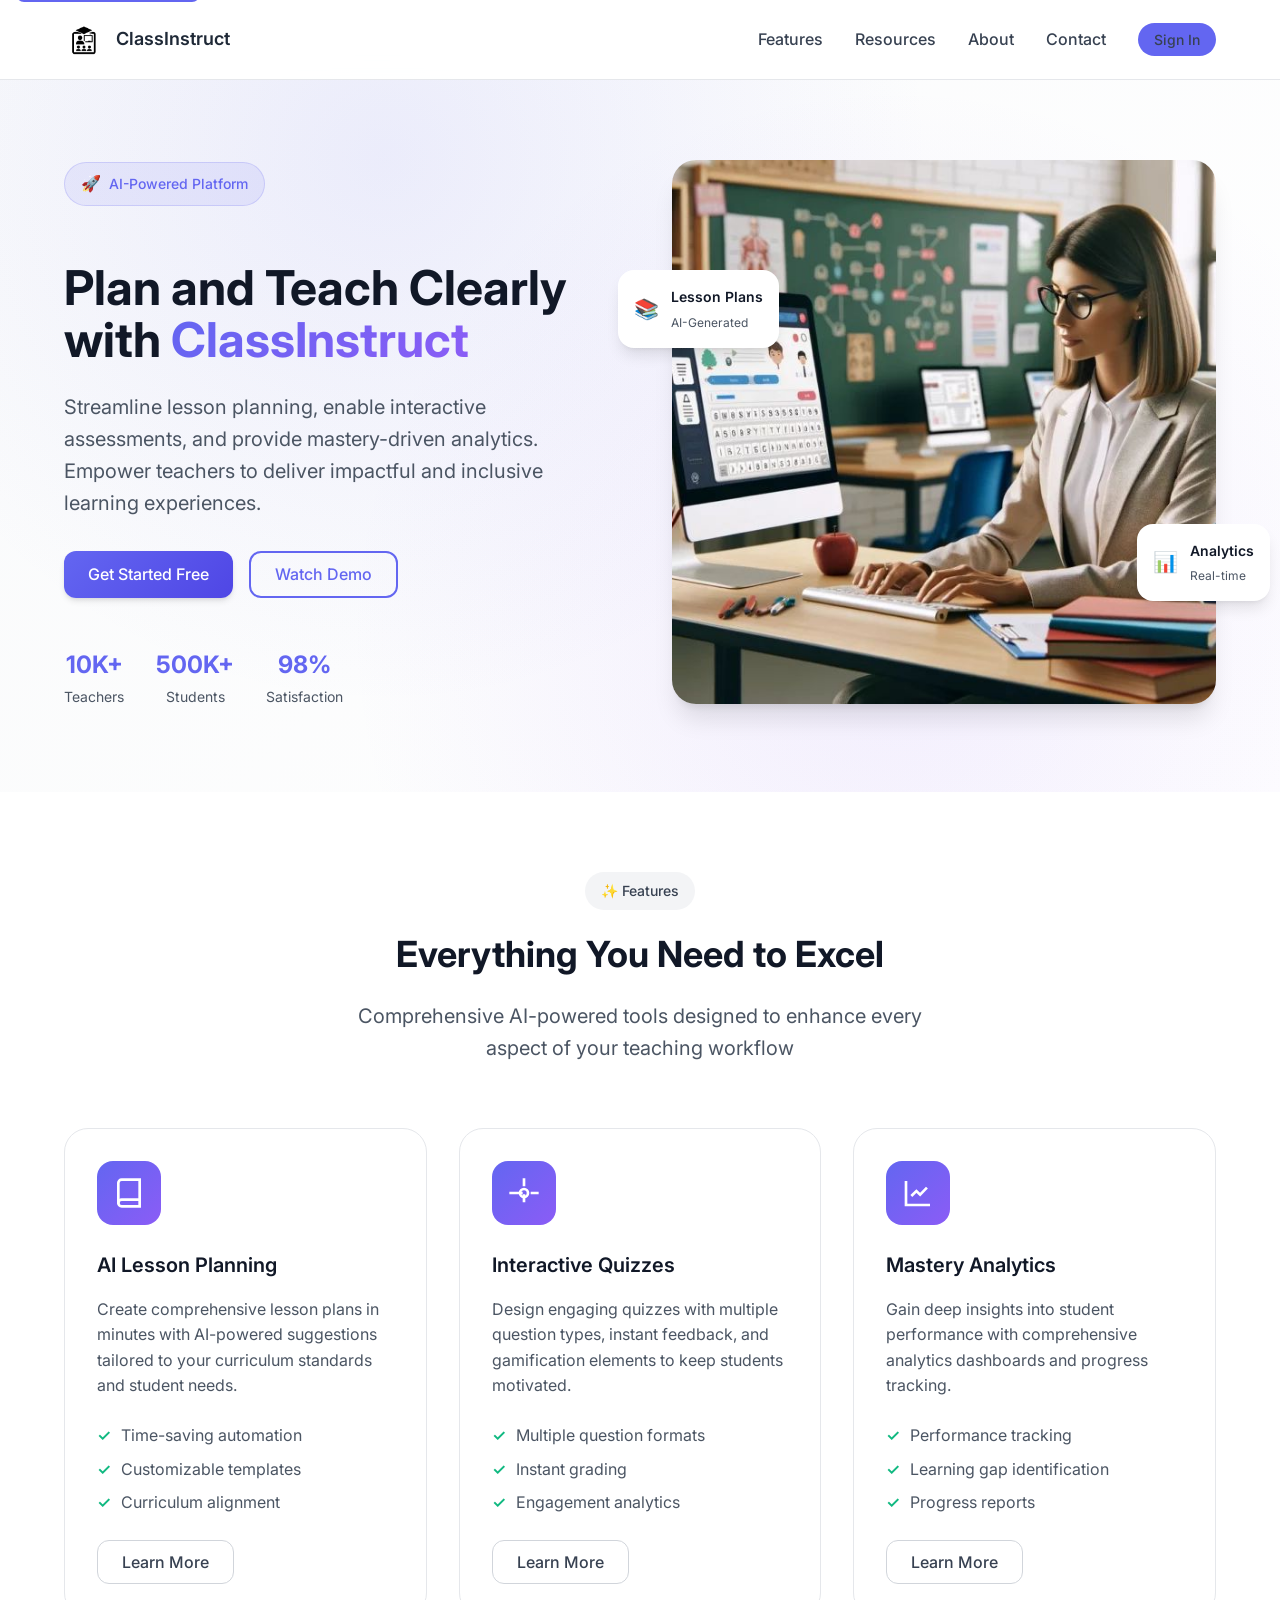
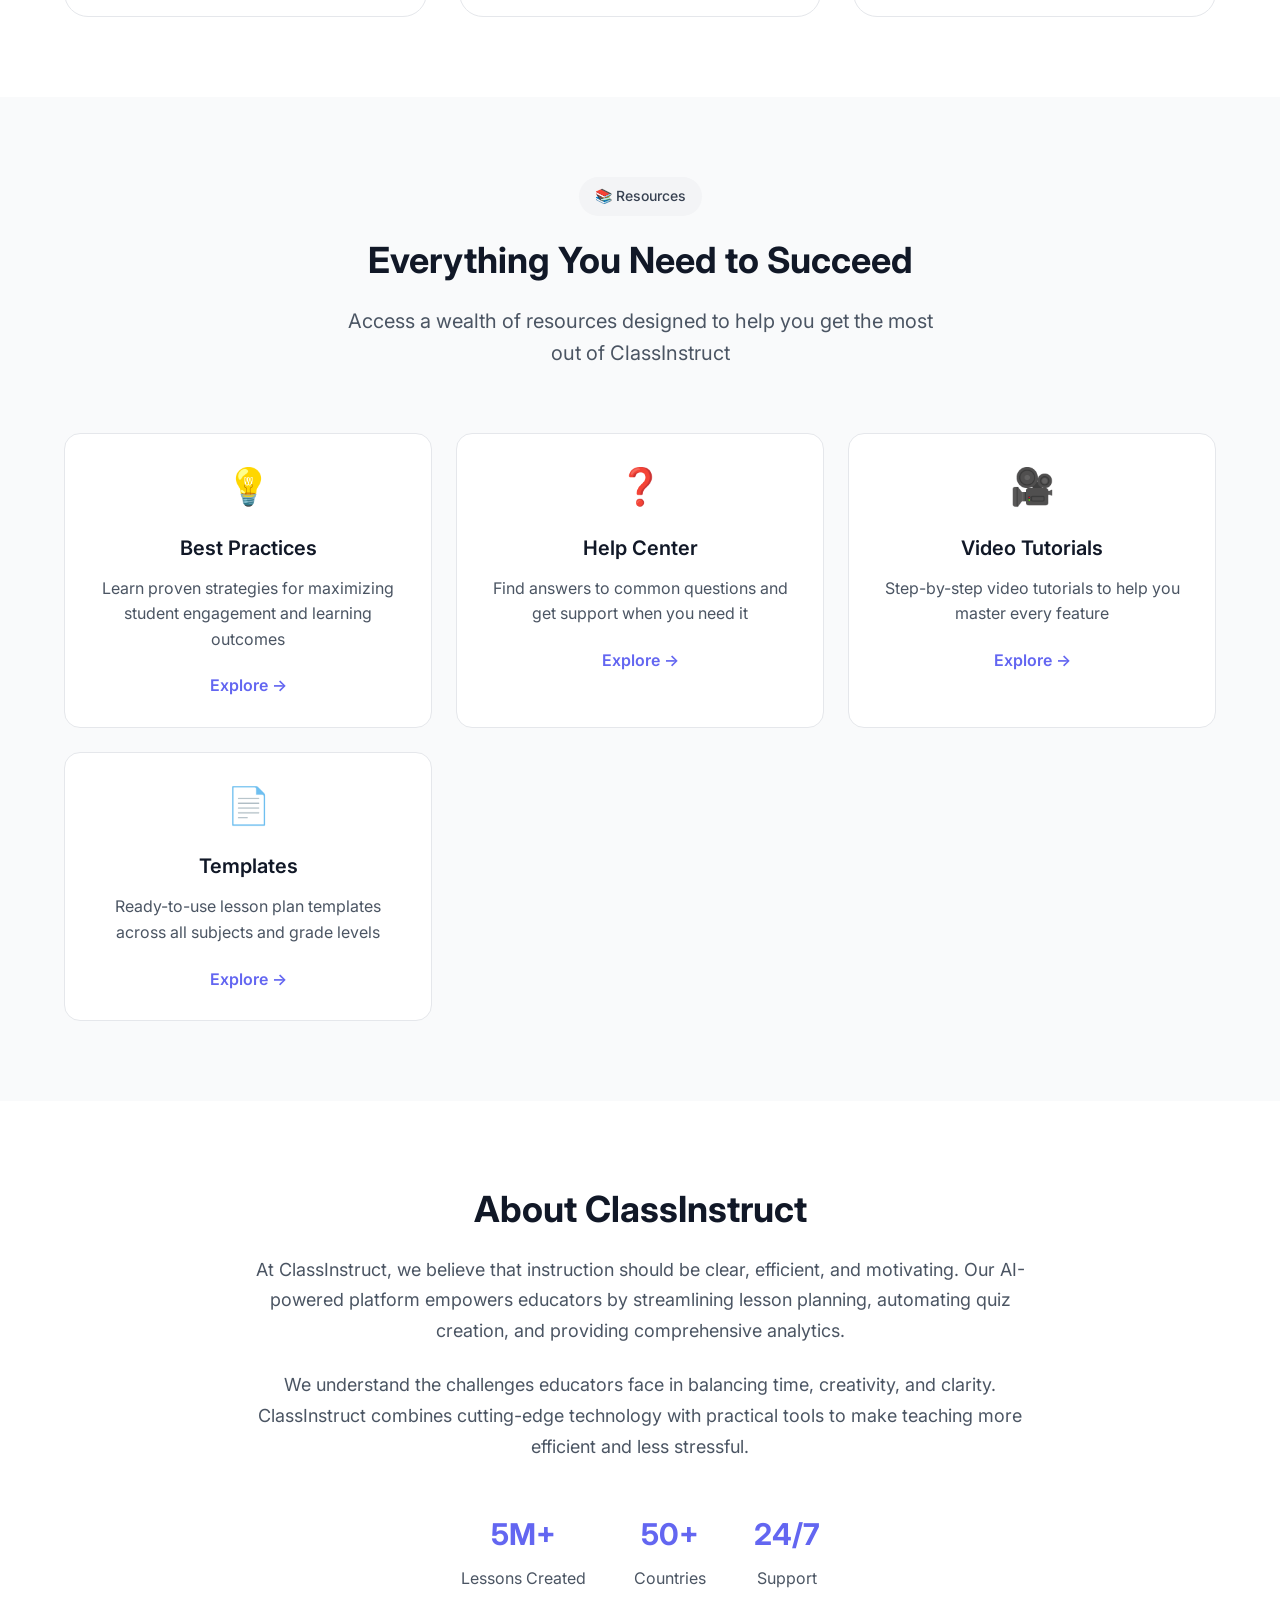
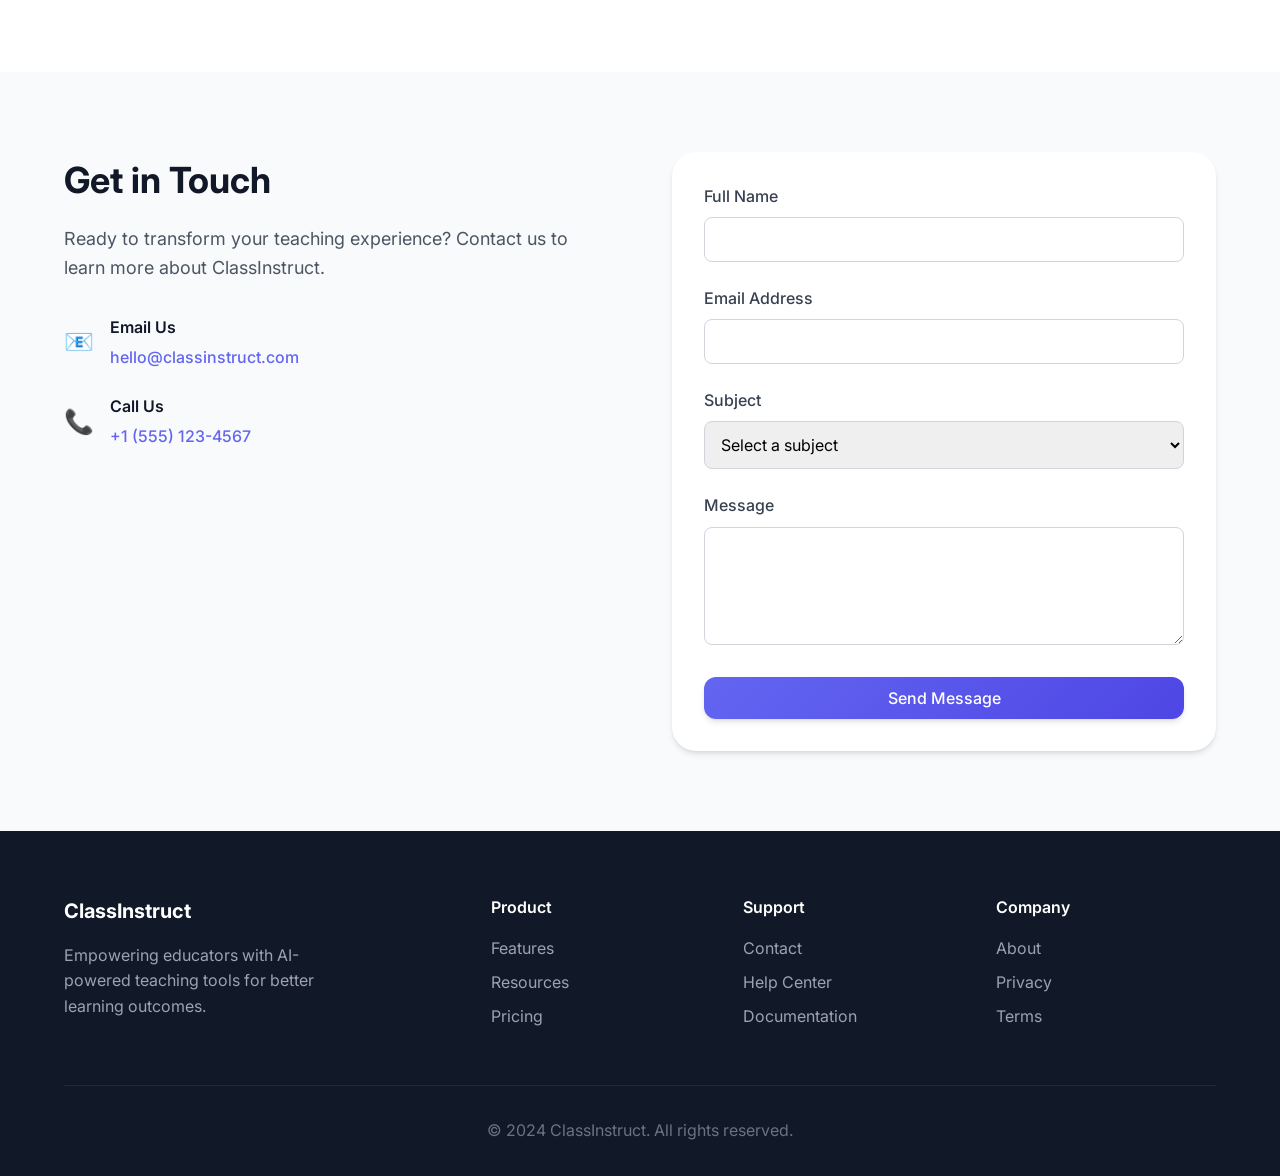
<file: homepage/index.html>
<!DOCTYPE html>
<html lang="en">
<head>
    <meta charset="UTF-8">
    <meta name="viewport" content="width=device-width, initial-scale=1.0">
    <title>ClassInstruct - AI-Powered Teaching Platform</title>
    <link rel="stylesheet" href="globals.css">
    <link rel="stylesheet" href="style.css">
    <link href="https://fonts.googleapis.com/css2?family=Inter:wght@300;400;500;600;700&display=swap" rel="stylesheet">
    <link rel="preconnect" href="https://fonts.googleapis.com">
    <link rel="preconnect" href="https://fonts.gstatic.com" crossorigin>
</head>
<body>
    <!-- Skip to main content for accessibility -->
    <a href="#main-content" class="skip-link">Skip to main content</a>
    
    <!-- Header -->
    <header class="header" role="banner">
        <nav class="nav-container" role="navigation" aria-label="Main navigation">
            <div class="nav-brand">
                <img src="../image/logo.png" alt="ClassInstruct Logo" class="logo-image">
                <h1 class="logo">ClassInstruct</h1>
            </div>
            
            <button class="nav-toggle" aria-label="Toggle navigation menu" aria-expanded="false">
                <span class="hamburger-line"></span>
                <span class="hamburger-line"></span>
                <span class="hamburger-line"></span>
            </button>
            
            <ul class="nav-menu" role="menubar">
                <li role="none"><a href="#features" class="nav-link" role="menuitem">Features</a></li>
                <li role="none"><a href="#resources" class="nav-link" role="menuitem">Resources</a></li>
                <li role="none"><a href="#about" class="nav-link" role="menuitem">About</a></li>
                <li role="none"><a href="#contact" class="nav-link" role="menuitem">Contact</a></li>
                <li role="none"><a href="#" class="nav-link btn-nav" role="menuitem">Sign In</a></li>
            </ul>
        </nav>
    </header>

    <!-- Main Content -->
    <main id="main-content">
        <!-- Hero Section -->
        <section class="hero" aria-labelledby="hero-title">
            <div class="hero-container">
                <div class="hero-content">
                    <div class="hero-badge" aria-label="Platform feature">
                        <span class="badge-icon">🚀</span>
                        AI-Powered Platform
                    </div>
                    <h1 id="hero-title" class="hero-title">
                        Plan and Teach Clearly with 
                        <span class="gradient-text">ClassInstruct</span>
                    </h1>
                    <p class="hero-description">
                        Streamline lesson planning, enable interactive assessments, and provide mastery-driven analytics. 
                        Empower teachers to deliver impactful and inclusive learning experiences.
                    </p>
                    <div class="hero-actions">
                        <button class="btn btn-primary">Get Started Free</button>
                        <button class="btn btn-secondary">Watch Demo</button>
                    </div>
                    <div class="hero-stats">
                        <div class="stat-item">
                            <span class="stat-number">10K+</span>
                            <span class="stat-label">Teachers</span>
                        </div>
                        <div class="stat-item">
                            <span class="stat-number">500K+</span>
                            <span class="stat-label">Students</span>
                        </div>
                        <div class="stat-item">
                            <span class="stat-number">98%</span>
                            <span class="stat-label">Satisfaction</span>
                        </div>
                    </div>
                </div>
                <div class="hero-visual">
                    <div class="hero-image-container">
                        <img src="../image/home.png" alt="ClassInstruct platform dashboard showing lesson planning interface" class="hero-image">
                        <div class="floating-card card-1">
                            <div class="card-icon">📚</div>
                            <div class="card-content">
                                <h4>Lesson Plans</h4>
                                <p>AI-Generated</p>
                            </div>
                        </div>
                        <div class="floating-card card-2">
                            <div class="card-icon">📊</div>
                            <div class="card-content">
                                <h4>Analytics</h4>
                                <p>Real-time</p>
                            </div>
                        </div>
                    </div>
                </div>
            </div>
        </section>

        <!-- Features Section -->
        <section id="features" class="features" aria-labelledby="features-title">
            <div class="container">
                <div class="section-header">
                    <div class="section-badge">✨ Features</div>
                    <h2 id="features-title" class="section-title">Everything You Need to Excel</h2>
                    <p class="section-description">
                        Comprehensive AI-powered tools designed to enhance every aspect of your teaching workflow
                    </p>
                </div>

                <div class="features-grid">
                    <article class="feature-card" tabindex="0">
                        <div class="feature-icon">
                            <svg width="32" height="32" viewBox="0 0 24 24" fill="none" xmlns="http://www.w3.org/2000/svg">
                                <path d="M4 19.5A2.5 2.5 0 0 1 6.5 17H20" stroke="currentColor" stroke-width="2" stroke-linecap="round" stroke-linejoin="round"/>
                                <path d="M6.5 2H20v20H6.5A2.5 2.5 0 0 1 4 19.5v-15A2.5 2.5 0 0 1 6.5 2z" stroke="currentColor" stroke-width="2"/>
                            </svg>
                        </div>
                        <div class="feature-content">
                            <h3>AI Lesson Planning</h3>
                            <p>Create comprehensive lesson plans in minutes with AI-powered suggestions tailored to your curriculum standards and student needs.</p>
                            <ul class="feature-list">
                                <li>Time-saving automation</li>
                                <li>Customizable templates</li>
                                <li>Curriculum alignment</li>
                            </ul>
                            <button class="btn btn-outline">Learn More</button>
                        </div>
                    </article>

                    <article class="feature-card" tabindex="0">
                        <div class="feature-icon">
                            <svg width="32" height="32" viewBox="0 0 24 24" fill="none" xmlns="http://www.w3.org/2000/svg">
                                <circle cx="12" cy="12" r="3" stroke="currentColor" stroke-width="2"/>
                                <path d="M12 1v6m0 6v6m11-7h-6m-6 0H1" stroke="currentColor" stroke-width="2"/>
                            </svg>
                        </div>
                        <div class="feature-content">
                            <h3>Interactive Quizzes</h3>
                            <p>Design engaging quizzes with multiple question types, instant feedback, and gamification elements to keep students motivated.</p>
                            <ul class="feature-list">
                                <li>Multiple question formats</li>
                                <li>Instant grading</li>
                                <li>Engagement analytics</li>
                            </ul>
                            <button class="btn btn-outline">Learn More</button>
                        </div>
                    </article>

                    <article class="feature-card" tabindex="0">
                        <div class="feature-icon">
                            <svg width="32" height="32" viewBox="0 0 24 24" fill="none" xmlns="http://www.w3.org/2000/svg">
                                <path d="M3 3v18h18" stroke="currentColor" stroke-width="2"/>
                                <path d="M18.7 8l-5.1 5.2-2.8-2.7L7 14.3" stroke="currentColor" stroke-width="2"/>
                            </svg>
                        </div>
                        <div class="feature-content">
                            <h3>Mastery Analytics</h3>
                            <p>Gain deep insights into student performance with comprehensive analytics dashboards and progress tracking.</p>
                            <ul class="feature-list">
                                <li>Performance tracking</li>
                                <li>Learning gap identification</li>
                                <li>Progress reports</li>
                            </ul>
                            <button class="btn btn-outline">Learn More</button>
                        </div>
                    </article>
                </div>
            </div>
        </section>

        <!-- Resources Section -->
        <section id="resources" class="resources" aria-labelledby="resources-title">
            <div class="container">
                <div class="section-header">
                    <div class="section-badge">📚 Resources</div>
                    <h2 id="resources-title" class="section-title">Everything You Need to Succeed</h2>
                    <p class="section-description">
                        Access a wealth of resources designed to help you get the most out of ClassInstruct
                    </p>
                </div>

                <div class="resources-grid">
                    <article class="resource-card">
                        <div class="resource-icon">💡</div>
                        <h3>Best Practices</h3>
                        <p>Learn proven strategies for maximizing student engagement and learning outcomes</p>
                        <button class="btn btn-text">Explore →</button>
                    </article>

                    <article class="resource-card">
                        <div class="resource-icon">❓</div>
                        <h3>Help Center</h3>
                        <p>Find answers to common questions and get support when you need it</p>
                        <button class="btn btn-text">Explore →</button>
                    </article>

                    <article class="resource-card">
                        <div class="resource-icon">🎥</div>
                        <h3>Video Tutorials</h3>
                        <p>Step-by-step video tutorials to help you master every feature</p>
                        <button class="btn btn-text">Explore →</button>
                    </article>

                    <article class="resource-card">
                        <div class="resource-icon">📄</div>
                        <h3>Templates</h3>
                        <p>Ready-to-use lesson plan templates across all subjects and grade levels</p>
                        <button class="btn btn-text">Explore →</button>
                    </article>
                </div>
            </div>
        </section>

        <!-- About Section -->
        <section id="about" class="about" aria-labelledby="about-title">
            <div class="container">
                <div class="about-content">
                    <div class="about-text">
                        <h2 id="about-title" class="section-title">About ClassInstruct</h2>
                        <p class="about-description">
                            At ClassInstruct, we believe that instruction should be clear, efficient, and motivating. 
                            Our AI-powered platform empowers educators by streamlining lesson planning, automating 
                            quiz creation, and providing comprehensive analytics.
                        </p>
                        <p class="about-description">
                            We understand the challenges educators face in balancing time, creativity, and clarity. 
                            ClassInstruct combines cutting-edge technology with practical tools to make teaching 
                            more efficient and less stressful.
                        </p>
                        <div class="about-features">
                            <div class="about-feature">
                                <span class="feature-number">5M+</span>
                                <span class="feature-text">Lessons Created</span>
                            </div>
                            <div class="about-feature">
                                <span class="feature-number">50+</span>
                                <span class="feature-text">Countries</span>
                            </div>
                            <div class="about-feature">
                                <span class="feature-number">24/7</span>
                                <span class="feature-text">Support</span>
                            </div>
                        </div>
                    </div>
                </div>
            </div>
        </section>

        <!-- Contact Section -->
        <section id="contact" class="contact" aria-labelledby="contact-title">
            <div class="container">
                <div class="contact-content">
                    <div class="contact-info">
                        <h2 id="contact-title" class="section-title">Get in Touch</h2>
                        <p class="contact-description">
                            Ready to transform your teaching experience? Contact us to learn more about ClassInstruct.
                        </p>
                        
                        <div class="contact-methods">
                            <div class="contact-method">
                                <div class="method-icon">📧</div>
                                <div class="method-content">
                                    <h4>Email Us</h4>
                                    <a href="mailto:hello@classinstruct.com">hello@classinstruct.com</a>
                                </div>
                            </div>
                            
                            <div class="contact-method">
                                <div class="method-icon">📞</div>
                                <div class="method-content">
                                    <h4>Call Us</h4>
                                    <a href="tel:+1-555-123-4567">+1 (555) 123-4567</a>
                                </div>
                            </div>
                        </div>
                    </div>

                    <form class="contact-form" aria-labelledby="contact-form-title">
                        <h3 id="contact-form-title" class="sr-only">Contact Form</h3>
                        
                        <div class="form-group">
                            <label for="name">Full Name</label>
                            <input type="text" id="name" name="name" required aria-describedby="name-error">
                            <span id="name-error" class="error-message" role="alert"></span>
                        </div>
                        
                        <div class="form-group">
                            <label for="email">Email Address</label>
                            <input type="email" id="email" name="email" required aria-describedby="email-error">
                            <span id="email-error" class="error-message" role="alert"></span>
                        </div>
                        
                        <div class="form-group">
                            <label for="subject">Subject</label>
                            <select id="subject" name="subject" required aria-describedby="subject-error">
                                <option value="">Select a subject</option>
                                <option value="demo">Request Demo</option>
                                <option value="support">Technical Support</option>
                                <option value="billing">Billing Question</option>
                                <option value="other">Other</option>
                            </select>
                            <span id="subject-error" class="error-message" role="alert"></span>
                        </div>
                        
                        <div class="form-group">
                            <label for="message">Message</label>
                            <textarea id="message" name="message" rows="5" required aria-describedby="message-error"></textarea>
                            <span id="message-error" class="error-message" role="alert"></span>
                        </div>
                        
                        <button type="submit" class="btn btn-primary btn-full">Send Message</button>
                    </form>
                </div>
            </div>
        </section>
    </main>

    <!-- Footer -->
    <footer class="footer" role="contentinfo">
        <div class="container">
            <div class="footer-content">
                <div class="footer-brand">
                    <h3 class="footer-logo">ClassInstruct</h3>
                    <p class="footer-description">
                        Empowering educators with AI-powered teaching tools for better learning outcomes.
                    </p>
                </div>
                
                <div class="footer-links">
                    <div class="footer-column">
                        <h4>Product</h4>
                        <ul>
                            <li><a href="#features">Features</a></li>
                            <li><a href="#resources">Resources</a></li>
                            <li><a href="#">Pricing</a></li>
                        </ul>
                    </div>
                    
                    <div class="footer-column">
                        <h4>Support</h4>
                        <ul>
                            <li><a href="#contact">Contact</a></li>
                            <li><a href="#">Help Center</a></li>
                            <li><a href="#">Documentation</a></li>
                        </ul>
                    </div>
                    
                    <div class="footer-column">
                        <h4>Company</h4>
                        <ul>
                            <li><a href="#about">About</a></li>
                            <li><a href="#">Privacy</a></li>
                            <li><a href="#">Terms</a></li>
                        </ul>
                    </div>
                </div>
            </div>
            
            <div class="footer-bottom">
                <p>&copy; 2024 ClassInstruct. All rights reserved.</p>
            </div>
        </div>
    </footer>

    <script src="script.js"></script>
</body>
</html>
</file>
<file: homepage/globals.css>
/* Modern CSS Reset and Base Styles */

*, 
*::before, 
*::after {
  box-sizing: border-box;
  margin: 0;
  padding: 0;
}

html {
  line-height: 1.15;
  -webkit-text-size-adjust: 100%;
  scroll-behavior: smooth;
}

body {
  margin: 0;
  font-family: -apple-system, BlinkMacSystemFont, 'Segoe UI', 'Roboto', 'Oxygen', 
    'Ubuntu', 'Cantarell', 'Fira Sans', 'Droid Sans', 'Helvetica Neue', 
    sans-serif;
  -webkit-font-smoothing: antialiased;
  -moz-osx-font-smoothing: grayscale;
}

main {
  display: block;
}

h1 {
  font-size: 2em;
  margin: 0.67em 0;
}

hr {
  box-sizing: content-box;
  height: 0;
  overflow: visible;
}

pre {
  font-family: monospace, monospace;
  font-size: 1em;
}

a {
  background-color: transparent;
  text-decoration: none;
  color: inherit;
}

abbr[title] {
  border-bottom: none;
  text-decoration: underline;
  text-decoration: underline dotted;
}

b, 
strong {
  font-weight: bolder;
}

code, 
kbd, 
samp {
  font-family: monospace, monospace;
  font-size: 1em;
}

small {
  font-size: 80%;
}

sub, 
sup {
  font-size: 75%;
  line-height: 0;
  position: relative;
  vertical-align: baseline;
}

sub {
  bottom: -0.25em;
}

sup {
  top: -0.5em;
}

img {
  border-style: none;
  max-width: 100%;
  height: auto;
}

button, 
input, 
optgroup, 
select, 
textarea {
  font-family: inherit;
  font-size: 100%;
  line-height: 1.15;
  margin: 0;
}

button, 
input {
  overflow: visible;
}

button, 
select {
  text-transform: none;
}

button, 
[type="button"], 
[type="reset"], 
[type="submit"] {
  -webkit-appearance: button;
}

button::-moz-focus-inner, 
[type="button"]::-moz-focus-inner, 
[type="reset"]::-moz-focus-inner, 
[type="submit"]::-moz-focus-inner {
  border-style: none;
  padding: 0;
}

button:-moz-focusring, 
[type="button"]:-moz-focusring, 
[type="reset"]:-moz-focusring, 
[type="submit"]:-moz-focusring {
  outline: 1px dotted ButtonText;
}

fieldset {
  padding: 0.35em 0.75em 0.625em;
}

legend {
  box-sizing: border-box;
  color: inherit;
  display: table;
  max-width: 100%;
  padding: 0;
  white-space: normal;
}

progress {
  vertical-align: baseline;
}

textarea {
  overflow: auto;
  resize: vertical;
}

[type="checkbox"], 
[type="radio"] {
  box-sizing: border-box;
  padding: 0;
}

[type="number"]::-webkit-inner-spin-button, 
[type="number"]::-webkit-outer-spin-button {
  height: auto;
}

[type="search"] {
  -webkit-appearance: textfield;
  outline-offset: -2px;
}

[type="search"]::-webkit-search-decoration {
  -webkit-appearance: none;
}

::-webkit-file-upload-button {
  -webkit-appearance: button;
  font: inherit;
}

details {
  display: block;
}

summary {
  display: list-item;
}

template {
  display: none;
}

[hidden] {
  display: none;
}

/* Focus styles for accessibility */
:focus {
  outline: 2px solid #6366f1;
  outline-offset: 2px;
}

:focus:not(:focus-visible) {
  outline: none;
}

:focus-visible {
  outline: 2px solid #6366f1;
  outline-offset: 2px;
}

/* Utility classes */
.sr-only {
  position: absolute;
  width: 1px;
  height: 1px;
  padding: 0;
  margin: -1px;
  overflow: hidden;
  clip: rect(0, 0, 0, 0);
  white-space: nowrap;
  border: 0;
}

/* Reduced motion support */
@media (prefers-reduced-motion: reduce) {
  *, 
  *::before, 
  *::after {
    animation-duration: 0.01ms !important;
    animation-iteration-count: 1 !important;
    transition-duration: 0.01ms !important;
    scroll-behavior: auto !important;
  }
}
</file>
<file: homepage/style.css>
/* CSS Custom Properties */
:root {
  /* Colors */
  --primary-color: #6366f1;
  --primary-dark: #4f46e5;
  --primary-light: #818cf8;
  --secondary-color: #8b5cf6;
  --accent-color: #06b6d4;
  --success-color: #10b981;
  --warning-color: #f59e0b;
  --error-color: #ef4444;
  
  /* Neutrals */
  --white: #ffffff;
  --gray-50: #f9fafb;
  --gray-100: #f3f4f6;
  --gray-200: #e5e7eb;
  --gray-300: #d1d5db;
  --gray-400: #9ca3af;
  --gray-500: #6b7280;
  --gray-600: #4b5563;
  --gray-700: #374151;
  --gray-800: #1f2937;
  --gray-900: #111827;
  
  /* Typography */
  --font-family: 'Inter', -apple-system, BlinkMacSystemFont, 'Segoe UI', Roboto, sans-serif;
  --font-size-xs: 0.75rem;
  --font-size-sm: 0.875rem;
  --font-size-base: 1rem;
  --font-size-lg: 1.125rem;
  --font-size-xl: 1.25rem;
  --font-size-2xl: 1.5rem;
  --font-size-3xl: 1.875rem;
  --font-size-4xl: 2.25rem;
  --font-size-5xl: 3rem;
  --font-size-6xl: 3.75rem;
  
  /* Spacing */
  --space-1: 0.25rem;
  --space-2: 0.5rem;
  --space-3: 0.75rem;
  --space-4: 1rem;
  --space-5: 1.25rem;
  --space-6: 1.5rem;
  --space-8: 2rem;
  --space-10: 2.5rem;
  --space-12: 3rem;
  --space-16: 4rem;
  --space-20: 5rem;
  --space-24: 6rem;
  
  /* Shadows */
  --shadow-sm: 0 1px 2px 0 rgb(0 0 0 / 0.05);
  --shadow-base: 0 1px 3px 0 rgb(0 0 0 / 0.1), 0 1px 2px -1px rgb(0 0 0 / 0.1);
  --shadow-md: 0 4px 6px -1px rgb(0 0 0 / 0.1), 0 2px 4px -2px rgb(0 0 0 / 0.1);
  --shadow-lg: 0 10px 15px -3px rgb(0 0 0 / 0.1), 0 4px 6px -4px rgb(0 0 0 / 0.1);
  --shadow-xl: 0 20px 25px -5px rgb(0 0 0 / 0.1), 0 8px 10px -6px rgb(0 0 0 / 0.1);
  
  /* Border Radius */
  --radius-sm: 0.375rem;
  --radius-base: 0.5rem;
  --radius-md: 0.75rem;
  --radius-lg: 1rem;
  --radius-xl: 1.5rem;
  --radius-full: 9999px;
  
  /* Transitions */
  --transition-fast: 150ms ease;
  --transition-base: 250ms ease;
  --transition-slow: 350ms ease;
  
  /* Layout */
  --container-max-width: 1200px;
  --header-height: 80px;
}

/* Base Styles */
body {
  font-family: var(--font-family);
  line-height: 1.6;
  color: var(--gray-800);
  background-color: var(--white);
  overflow-x: hidden;
}

/* Accessibility */
.skip-link {
  position: absolute;
  top: -40px;
  left: var(--space-4);
  background: var(--primary-color);
  color: var(--white);
  padding: var(--space-2) var(--space-4);
  text-decoration: none;
  border-radius: var(--radius-base);
  z-index: 1000;
  transition: top var(--transition-fast);
}

.skip-link:focus {
  top: var(--space-4);
}

/* Container */
.container {
  max-width: var(--container-max-width);
  margin: 0 auto;
  padding: 0 var(--space-6);
}

/* Typography */
.gradient-text {
  background: linear-gradient(135deg, var(--primary-color), var(--secondary-color));
  -webkit-background-clip: text;
  -webkit-text-fill-color: transparent;
  background-clip: text;
}

/* Buttons */
.btn {
  display: inline-flex;
  align-items: center;
  justify-content: center;
  gap: var(--space-2);
  padding: var(--space-3) var(--space-6);
  border: none;
  border-radius: var(--radius-md);
  font-family: inherit;
  font-size: var(--font-size-base);
  font-weight: 500;
  text-decoration: none;
  cursor: pointer;
  transition: all var(--transition-base);
  position: relative;
  overflow: hidden;
  white-space: nowrap;
}

.btn::before {
  content: '';
  position: absolute;
  top: 0;
  left: -100%;
  width: 100%;
  height: 100%;
  background: linear-gradient(90deg, transparent, rgba(255,255,255,0.2), transparent);
  transition: left 0.5s;
}

.btn:hover::before {
  left: 100%;
}

.btn-primary {
  background: linear-gradient(135deg, var(--primary-color), var(--primary-dark));
  color: var(--white);
  box-shadow: var(--shadow-md);
}

.btn-primary:hover {
  transform: translateY(-2px);
  box-shadow: var(--shadow-lg);
}

.btn-secondary {
  background: transparent;
  color: var(--primary-color);
  border: 2px solid var(--primary-color);
}

.btn-secondary:hover {
  background: var(--primary-color);
  color: var(--white);
  transform: translateY(-2px);
}

.btn-outline {
  background: transparent;
  color: var(--gray-700);
  border: 1px solid var(--gray-300);
}

.btn-outline:hover {
  background: var(--gray-50);
  border-color: var(--primary-color);
  color: var(--primary-color);
}

.btn-text {
  background: transparent;
  color: var(--primary-color);
  padding: var(--space-2) 0;
  font-weight: 600;
}

.btn-text:hover {
  color: var(--primary-dark);
}

.btn-full {
  width: 100%;
}

.btn-nav {
  background: var(--primary-color);
  color: var(--white);
  padding: var(--space-2) var(--space-4);
  border-radius: var(--radius-full);
  font-size: var(--font-size-sm);
}

.btn-nav:hover {
  background: var(--primary-dark);
  transform: translateY(-1px);
}

/* Header Styles */
.header {
    background-color: var(--white);
    padding: var(--space-4) var(--space-6);
}

.nav-brand {
    display: flex;
    align-items: center;
}

.logo-image {
    width: 40px; /* Adjust size as needed */
    height: auto; /* Maintain aspect ratio */
    margin-right: var(--space-3); /* Space between logo and text */
}

.logo {
    font-size: var(--font-size-lg); /* Adjust font size as needed */
    font-weight: 600; /* Bold for emphasis */
    color: var(--gray-800); /* Text color */
}

/* Responsive Design */
@media (max-width: 768px) {
    .nav-brand {
        flex-direction: row; /* Ensure logo and text are in a row */
    }

    .logo {
        font-size: var(--font-size-md); /* Adjust font size for smaller screens */
    }
}

/* Header */
.header {
  position: fixed;
  top: 0;
  left: 0;
  right: 0;
  height: var(--header-height);
  background: rgba(255, 255, 255, 0.95);
  backdrop-filter: blur(10px);
  border-bottom: 1px solid var(--gray-200);
  z-index: 100;
  transition: all var(--transition-base);
}

.header.scrolled {
  background: rgba(255, 255, 255, 0.98);
  box-shadow: var(--shadow-sm);
}

.nav-container {
  display: flex;
  align-items: center;
  justify-content: space-between;
  height: 100%;
  max-width: var(--container-max-width);
  margin: 0 auto;
  padding: 0 var(--space-6);
}

.nav-menu {
  display: flex;
  align-items: center;
  gap: var(--space-8);
  list-style: none;
  margin: 0;
  padding: 0;
}

.nav-link {
  color: var(--gray-700);
  font-weight: 500;
  text-decoration: none;
  transition: color var(--transition-base);
  position: relative;
}

.nav-link::after {
  content: '';
  position: absolute;
  bottom: -4px;
  left: 0;
  width: 0;
  height: 2px;
  background: var(--primary-color);
  transition: width var(--transition-base);
}

.nav-link:hover {
  color: var(--primary-color);
}

.nav-link:hover::after {
  width: 100%;
}

.nav-toggle {
  display: none;
  flex-direction: column;
  gap: 4px;
  background: none;
  border: none;
  cursor: pointer;
  padding: var(--space-2);
}

.hamburger-line {
  width: 24px;
  height: 2px;
  background: var(--gray-700);
  transition: all var(--transition-base);
}

/* Hero Section */
.hero {
  padding: calc(var(--header-height) + var(--space-20)) 0 var(--space-20);
  background: linear-gradient(135deg, var(--gray-50) 0%, var(--white) 100%);
  position: relative;
  overflow: hidden;
}

.hero::before {
  content: '';
  position: absolute;
  top: 0;
  left: 0;
  right: 0;
  bottom: 0;
  background: radial-gradient(circle at 30% 20%, rgba(99, 102, 241, 0.1) 0%, transparent 50%), 
              radial-gradient(circle at 70% 80%, rgba(139, 92, 246, 0.1) 0%, transparent 50%);
  pointer-events: none;
}

.hero-container {
  max-width: var(--container-max-width);
  margin: 0 auto;
  padding: 0 var(--space-6);
  display: grid;
  grid-template-columns: 1fr 1fr;
  gap: var(--space-16);
  align-items: center;
  position: relative;
  z-index: 1;
}

.hero-content {
  animation: fadeInUp 0.8s ease-out;
}

.hero-badge {
  display: inline-flex;
  align-items: center;
  gap: var(--space-2);
  background: rgba(99, 102, 241, 0.1);
  color: var(--primary-color);
  padding: var(--space-2) var(--space-4);
  border-radius: var(--radius-full);
  font-size: var(--font-size-sm);
  font-weight: 500;
  margin-bottom: var(--space-6);
  border: 1px solid rgba(99, 102, 241, 0.2);
}

.badge-icon {
  font-size: var(--font-size-base);
}

.hero-title {
  font-size: var(--font-size-5xl);
  font-weight: 700;
  line-height: 1.1;
  margin-bottom: var(--space-6);
  color: var(--gray-900);
}

.hero-description {
  font-size: var(--font-size-xl);
  color: var(--gray-600);
  margin-bottom: var(--space-8);
  line-height: 1.6;
}

.hero-actions {
  display: flex;
  gap: var(--space-4);
  margin-bottom: var(--space-12);
}

.hero-stats {
  display: flex;
  gap: var(--space-8);
}

.stat-item {
  text-align: center;
}

.stat-number {
  display: block;
  font-size: var(--font-size-2xl);
  font-weight: 700;
  color: var(--primary-color);
}

.stat-label {
  font-size: var(--font-size-sm);
  color: var(--gray-600);
}

.hero-visual {
  position: relative;
  animation: fadeInRight 0.8s ease-out 0.2s both;
}

.hero-image-container {
  position: relative;
}

.hero-image {
  width: 100%;
  height: auto;
  border-radius: var(--radius-xl);
  box-shadow: var(--shadow-xl);
}

.floating-card {
  position: absolute;
  background: var(--white);
  border-radius: var(--radius-lg);
  padding: var(--space-4);
  box-shadow: var(--shadow-lg);
  display: flex;
  align-items: center;
  gap: var(--space-3);
  animation: float 3s ease-in-out infinite;
}

.card-1 {
  top: 20%;
  left: -10%;
  animation-delay: 0s;
}

.card-2 {
  bottom: 20%;
  right: -10%;
  animation-delay: 1.5s;
}

.card-icon {
  font-size: var(--font-size-xl);
}

.card-content h4 {
  font-size: var(--font-size-sm);
  font-weight: 600;
  margin: 0 0 var(--space-1);
  color: var(--gray-900);
}

.card-content p {
  font-size: var(--font-size-xs);
  color: var(--gray-600);
  margin: 0;
}

/* Sections */
.section-header {
  text-align: center;
  margin-bottom: var(--space-16);
}

.section-badge {
  display: inline-block;
  background: var(--gray-100);
  color: var(--gray-700);
  padding: var(--space-2) var(--space-4);
  border-radius: var(--radius-full);
  font-size: var(--font-size-sm);
  font-weight: 500;
  margin-bottom: var(--space-4);
}

.section-title {
  font-size: var(--font-size-4xl);
  font-weight: 700;
  color: var(--gray-900);
  margin-bottom: var(--space-4);
}

.section-description {
  font-size: var(--font-size-xl);
  color: var(--gray-600);
  max-width: 600px;
  margin: 0 auto;
}

/* Features Section */
.features {
  padding: var(--space-20) 0;
  background: var(--white);
}

.features-grid {
  display: grid;
  grid-template-columns: repeat(auto-fit, minmax(350px, 1fr));
  gap: var(--space-8);
}

.feature-card {
  background: var(--white);
  border: 1px solid var(--gray-200);
  border-radius: var(--radius-xl);
  padding: var(--space-8);
  transition: all var(--transition-base);
  position: relative;
  overflow: hidden;
}

.feature-card::before {
  content: '';
  position: absolute;
  top: 0;
  left: 0;
  right: 0;
  height: 4px;
  background: linear-gradient(90deg, var(--primary-color), var(--secondary-color));
  transform: scaleX(0);
  transition: transform var(--transition-base);
}

.feature-card:hover {
  transform: translateY(-4px);
  box-shadow: var(--shadow-xl);
  border-color: var(--primary-color);
}

.feature-card:hover::before {
  transform: scaleX(1);
}

.feature-icon {
  width: 64px;
  height: 64px;
  background: linear-gradient(135deg, var(--primary-color), var(--secondary-color));
  border-radius: var(--radius-lg);
  display: flex;
  align-items: center;
  justify-content: center;
  color: var(--white);
  margin-bottom: var(--space-6);
}

.feature-content h3 {
  font-size: var(--font-size-xl);
  font-weight: 600;
  color: var(--gray-900);
  margin-bottom: var(--space-4);
}

.feature-content p {
  color: var(--gray-600);
  margin-bottom: var(--space-6);
  line-height: 1.6;
}

.feature-list {
  list-style: none;
  margin-bottom: var(--space-6);
}

.feature-list li {
  position: relative;
  padding-left: var(--space-6);
  margin-bottom: var(--space-2);
  color: var(--gray-600);
}

.feature-list li::before {
  content: '✓';
  position: absolute;
  left: 0;
  color: var(--success-color);
  font-weight: 600;
}

/* Resources Section */
.resources {
  padding: var(--space-20) 0;
  background: var(--gray-50);
}

.resources-grid {
  display: grid;
  grid-template-columns: repeat(auto-fit, minmax(280px, 1fr));
  gap: var(--space-6);
}

.resource-card {
  background: var(--white);
  border-radius: var(--radius-lg);
  padding: var(--space-6);
  text-align: center;
  transition: all var(--transition-base);
  border: 1px solid var(--gray-200);
}

.resource-card:hover {
  transform: translateY(-2px);
  box-shadow: var(--shadow-md);
}

.resource-icon {
  font-size: var(--font-size-4xl);
  margin-bottom: var(--space-4);
}

.resource-card h3 {
  font-size: var(--font-size-xl);
  font-weight: 600;
  color: var(--gray-900);
  margin-bottom: var(--space-3);
}

.resource-card p {
  color: var(--gray-600);
  margin-bottom: var(--space-4);
  line-height: 1.6;
}

/* About Section */
.about {
  padding: var(--space-20) 0;
  background: var(--white);
}

.about-content {
  max-width: 800px;
  margin: 0 auto;
  text-align: center;
}

.about-description {
  font-size: var(--font-size-lg);
  color: var(--gray-600);
  margin-bottom: var(--space-6);
  line-height: 1.7;
}

.about-features {
  display: flex;
  justify-content: center;
  gap: var(--space-12);
  margin-top: var(--space-12);
}

.about-feature {
  text-align: center;
}

.feature-number {
  display: block;
  font-size: var(--font-size-3xl);
  font-weight: 700;
  color: var(--primary-color);
  margin-bottom: var(--space-2);
}

.feature-text {
  font-size: var(--font-size-base);
  color: var(--gray-600);
}

/* Contact Section */
.contact {
  padding: var(--space-20) 0;
  background: var(--gray-50);
}

.contact-content {
  display: grid;
  grid-template-columns: 1fr 1fr;
  gap: var(--space-16);
  align-items: start;
}

.contact-info {
  padding-right: var(--space-8);
}

.contact-description {
  font-size: var(--font-size-lg);
  color: var(--gray-600);
  margin-bottom: var(--space-8);
  line-height: 1.6;
}

.contact-methods {
  display: flex;
  flex-direction: column;
  gap: var(--space-6);
}

.contact-method {
  display: flex;
  align-items: center;
  gap: var(--space-4);
}

.method-icon {
  font-size: var(--font-size-2xl);
}

.method-content h4 {
  font-size: var(--font-size-base);
  font-weight: 600;
  color: var(--gray-900);
  margin-bottom: var(--space-1);
}

.method-content a {
  color: var(--primary-color);
  text-decoration: none;
  font-weight: 500;
}

.method-content a:hover {
  text-decoration: underline;
}

/* Contact Form */
.contact-form {
  background: var(--white);
  border-radius: var(--radius-xl);
  padding: var(--space-8);
  box-shadow: var(--shadow-md);
}

.form-group {
  margin-bottom: var(--space-6);
}

.form-group label {
  display: block;
  font-weight: 500;
  color: var(--gray-700);
  margin-bottom: var(--space-2);
}

.form-group input,
.form-group select,
.form-group textarea {
  width: 100%;
  padding: var(--space-3);
  border: 1px solid var(--gray-300);
  border-radius: var(--radius-base);
  font-family: inherit;
  font-size: var(--font-size-base);
  transition: all var(--transition-base);
}

.form-group input:focus,
.form-group select:focus,
.form-group textarea:focus {
  outline: none;
  border-color: var(--primary-color);
  box-shadow: 0 0 0 3px rgba(99, 102, 241, 0.1);
}

.form-group.error input,
.form-group.error select,
.form-group.error textarea {
  border-color: var(--error-color);
}

.error-message {
  display: block;
  color: var(--error-color);
  font-size: var(--font-size-sm);
  margin-top: var(--space-1);
}

/* Footer */
.footer {
  background: var(--gray-900);
  color: var(--gray-300);
  padding: var(--space-16) 0 var(--space-8);
}

.footer-content {
  display: grid;
  grid-template-columns: 1fr 2fr;
  gap: var(--space-16);
  margin-bottom: var(--space-12);
}

.footer-brand {
  max-width: 300px;
}

.footer-logo {
  font-size: var(--font-size-xl);
  font-weight: 700;
  color: var(--white);
  margin-bottom: var(--space-4);
}

.footer-description {
  color: var(--gray-400);
  line-height: 1.6;
}

.footer-links {
  display: grid;
  grid-template-columns: repeat(3, 1fr);
  gap: var(--space-8);
}

.footer-column h4 {
  font-size: var(--font-size-base);
  font-weight: 600;
  color: var(--white);
  margin-bottom: var(--space-4);
}

.footer-column ul {
  list-style: none;
}

.footer-column li {
  margin-bottom: var(--space-2);
}

.footer-column a {
  color: var(--gray-400);
  text-decoration: none;
  transition: color var(--transition-base);
}

.footer-column a:hover {
  color: var(--white);
}

.footer-bottom {
  border-top: 1px solid var(--gray-800);
  padding-top: var(--space-8);
  text-align: center;
  color: var(--gray-500);
}

/* Modal Styles */
.modal {
    position: fixed;
    top: 0;
    left: 0;
    right: 0;
    bottom: 0;
    z-index: 1000;
    display: none; /* Hidden by default */
    align-items: center;
    justify-content: center;
    opacity: 0;
    transition: opacity 0.3s ease;
}

.modal.active {
    display: flex;
    opacity: 1;
}

.modal__backdrop {
    position: absolute;
    top: 0;
    left: 0;
    right: 0;
    bottom: 0;
    background: rgba(0, 0, 0, 0.5);
}

.modal__content {
    position: relative;
    background: var(--color-white);
    border-radius: var(--radius-lg);
    padding: var(--space-8);
    max-width: 400px;
    width: 90%;
    box-shadow: var(--shadow-lg);
    z-index: 1001;
}

.modal__close {
    position: absolute;
    top: var(--space-4);
    right: var(--space-4);
    background: none;
    border: none;
    cursor: pointer;
    font-size: 1.5rem;
}

.modal-image {
    width: 100%;
    height: auto;
    margin: var(--space-4) 0;
}

/* Animations */
@keyframes fadeInUp {
  from {
    opacity: 0;
    transform: translateY(30px);
  }
  to {
    opacity: 1;
    transform: translateY(0);
  }
}

@keyframes fadeInRight {
  from {
    opacity: 0;
    transform: translateX(30px);
  }
  to {
    opacity: 1;
    transform: translateX(0);
  }
}

@keyframes float {
  0%, 100% {
    transform: translateY(0px);
  }
  50% {
    transform: translateY(-10px);
  }
}

/* Responsive Design */
@media (max-width: 1024px) {
  .hero-container {
    grid-template-columns: 1fr;
    gap: var(--space-12);
    text-align: center;
  }
  
  .hero-visual {
    order: -1;
  }
  
  .contact-content {
    grid-template-columns: 1fr;
    gap: var(--space-12);
  }
  
  .contact-info {
    padding-right: 0;
  }
}

@media (max-width: 768px) {
  .nav-menu {
    position: fixed;
    top: var(--header-height);
    left: 0;
    right: 0;
    background: var(--white);
    flex-direction: column;
    padding: var(--space-6);
    box-shadow: var(--shadow-lg);
    transform: translateY(-100%);
    opacity: 0;
    visibility: hidden;
    transition: all var(--transition-base);
  }
  
  .nav-menu.active {
    transform: translateY(0);
    opacity: 1;
    visibility: visible;
  }
  
  .nav-toggle {
    display: flex;
  }
  
  .nav-toggle.active .hamburger-line:nth-child(1) {
    transform: rotate(45deg) translate(5px, 5px);
  }
  
  .nav-toggle.active .hamburger-line:nth-child(2) {
    opacity: 0;
  }
  
  .nav-toggle.active .hamburger-line:nth-child(3) {
    transform: rotate(-45deg) translate(7px, -6px);
  }
  
  .hero {
    padding: calc(var(--header-height) + var(--space-12)) 0 var(--space-12);
  }
  
  .hero-title {
    font-size: var(--font-size-3xl);
  }
  
  .hero-description {
    font-size: var(--font-size-lg);
  }
  
  .hero-actions {
    flex-direction: column;
    align-items: center;
  }
  
  .hero-stats {
    justify-content: center;
    gap: var(--space-6);
  }
  
  .section-title {
    font-size: var(--font-size-3xl);
  }
  
  .features-grid {
    grid-template-columns: 1fr;
  }
  
  .resources-grid {
    grid-template-columns: repeat(auto-fit, minmax(250px, 1fr));
  }
  
  .about-features {
    flex-direction: column;
    gap: var(--space-6);
  }
  
  .footer-content {
    grid-template-columns: 1fr;
    gap: var(--space-8);
  }
  
  .footer-links {
    grid-template-columns: 1fr;
    gap: var(--space-6);
  }
  
  .floating-card {
    position: static;
    margin: var(--space-4) 0;
  }
}

@media (max-width: 480px) {
  .container {
    padding: 0 var(--space-4);
  }
  
  .nav-container {
    padding: 0 var(--space-4);
  }
  
  .hero-title {
    font-size: var(--font-size-2xl);
  }
  
  .section-title {
    font-size: var(--font-size-2xl);
  }
  
  .hero-actions {
    width: 100%;
  }
  
  .btn {
    width: 100%;
  }
}

/* Loading States */
.loading {
  opacity: 0;
  animation: fadeInUp 0.6s ease forwards;
}

/* Scroll Reveal */
.reveal {
  opacity: 0;
  transform: translateY(50px);
  transition: all 0.6s ease;
}

.reveal.active {
  opacity: 1;
  transform: translateY(0);
}

/* Focus States */
.btn:focus-visible,
.nav-link:focus-visible,
input:focus-visible,
select:focus-visible,
textarea:focus-visible {
  outline: 2px solid var(--primary-color);
  outline-offset: 2px;
}

/* High Contrast Mode Support */
@media (prefers-contrast: high) {
  :root {
    --gray-600: #000000;
    --gray-700: #000000;
    --gray-800: #000000;
    --gray-900: #000000;
  }
}

/* Reduced Motion Support */
@media (prefers-reduced-motion: reduce) {
  *,
  *::before,
  *::after {
    animation-duration: 0.01ms !important;
    animation-iteration-count: 1 !important;
    transition-duration: 0.01ms !important;
  }
  
  .hero-image {
    animation: none;
  }
  
  .floating-card {
    animation: none;
  }
}

/* Print Styles */
@media print {
  .header,
  .nav-toggle,
  .floating-card,
  .btn {
    display: none !important;
  }
  
  .hero {
    padding-top: var(--space-8);
  }
  
  * {
    background: transparent !important;
    color: black !important;
    box-shadow: none !important;
  }
}
</file>
